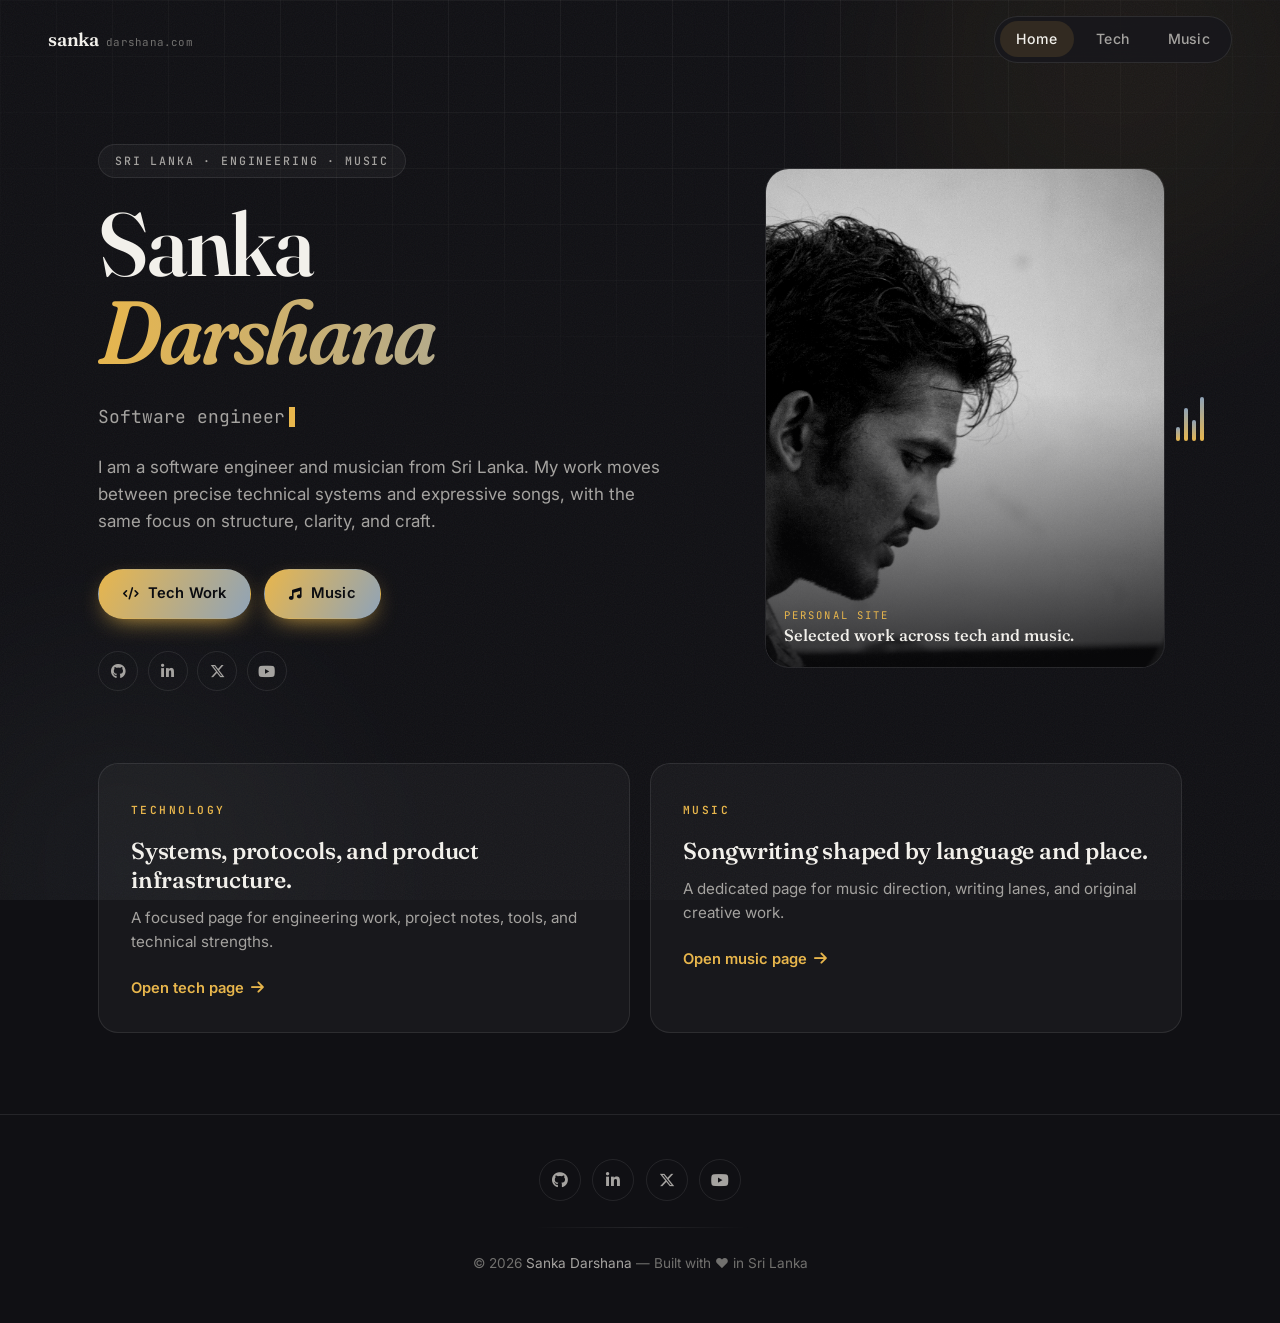
<file: index.html>
<!DOCTYPE html>
<html lang="en">

<head>
    <meta charset="UTF-8" />
    <meta name="viewport" content="width=device-width, initial-scale=1.0" />
    <meta name="description"
        content="Sanka Darshana - software engineer and musician from Sri Lanka, building exact systems and original songs." />
    <meta name="author" content="Sanka Darshana" />

    <meta property="og:title" content="Sanka Darshana" />
    <meta property="og:description"
        content="Software engineer and musician from Sri Lanka. Explore engineering work and original music." />
    <meta property="og:type" content="website" />
    <meta property="og:url" content="https://sankadarshana.com" />

    <link rel="canonical" href="https://sankadarshana.com" />
    <link rel="preconnect" href="https://fonts.googleapis.com" />
    <link rel="preconnect" href="https://fonts.gstatic.com" crossorigin />
    <link
        href="https://fonts.googleapis.com/css2?family=Fraunces:ital,wght@0,400..700;1,400..700&family=Inter:wght@400;500;600&family=JetBrains+Mono:wght@400;600&family=Space+Grotesk:wght@500;600&display=swap"
        rel="stylesheet" />

    <link rel="stylesheet" href="https://cdnjs.cloudflare.com/ajax/libs/font-awesome/6.5.1/css/all.min.css"
        integrity="sha512-DTOQO9RWCH3ppGqcWaEA1BIZOC6xxalwEsw9c2QQeAIftl+Vegovlnee1c9QX4TctnWMn13TZye+giMm8e2LwA=="
        crossorigin="anonymous" referrerpolicy="no-referrer" />

    <link rel="stylesheet" href="css/style.css" />
</head>

<body data-page="home">

    <nav class="nav" role="navigation" aria-label="Main navigation">
        <a href="index.html" class="nav__logo">sanka<span>darshana.com</span></a>

        <ul class="nav__links" role="list">
            <li><a href="index.html" data-page-link="home">Home</a></li>
            <li><a href="tech.html" data-page-link="tech">Tech</a></li>
            <li><a href="music.html" data-page-link="music">Music</a></li>
        </ul>

        <button class="nav__burger" aria-label="Open menu" aria-expanded="false">
            <span></span>
            <span></span>
            <span></span>
        </button>
    </nav>

    <nav class="nav__mobile" aria-label="Mobile navigation">
        <a href="index.html" data-page-link="home">Home</a>
        <a href="tech.html" data-page-link="tech">Tech</a>
        <a href="music.html" data-page-link="music">Music</a>
    </nav>

    <div class="backdrop" aria-hidden="true">
        <div class="backdrop__glow backdrop__glow--a"></div>
        <div class="backdrop__glow backdrop__glow--b"></div>
        <div class="backdrop__grid"></div>
        <div class="backdrop__grain"></div>
    </div>

    <main>
        <section id="home" class="home-hero" aria-label="Home">

            <div class="home-hero__layout">
                <div class="home-hero__copy">
                    <div class="hero__eyebrow fade-in">Sri Lanka &middot; Engineering &middot; Music</div>

                    <h1 class="hero__name fade-in fade-in-delay-1">
                        <span>Sanka</span>
                        <span>Darshana</span>
                    </h1>

                    <p class="hero__roles fade-in fade-in-delay-2">
                        <span class="typed-text"></span><span class="cursor" aria-hidden="true"></span>
                    </p>

                    <p class="hero__bio fade-in fade-in-delay-3">
                        I am a software engineer and musician from Sri Lanka. My work moves between precise
                        technical systems and expressive songs, with the same focus on structure, clarity,
                        and craft.
                    </p>

                    <div class="home-hero__actions fade-in fade-in-delay-4">
                        <a href="tech.html" class="btn btn--dev">
                            <i class="fa-solid fa-code"></i> Tech Work
                        </a>
                        <a href="music.html" class="btn btn--music">
                            <i class="fa-solid fa-music"></i> Music
                        </a>
                    </div>

                    <div class="home-hero__social fade-in fade-in-delay-4" aria-label="Social links">
                        <a href="https://github.com/SankaD" aria-label="GitHub" title="GitHub" target="_blank"
                            rel="noopener"><i class="fa-brands fa-github"></i></a>
                        <a href="https://www.linkedin.com/in/sankadarshana/" aria-label="LinkedIn" title="LinkedIn"
                            target="_blank" rel="noopener"><i class="fa-brands fa-linkedin-in"></i></a>
                        <a href="https://twitter.com/SankaD" aria-label="Twitter/X" title="Twitter/X" target="_blank"
                            rel="noopener"><i class="fa-brands fa-x-twitter"></i></a>
                        <a href="https://www.youtube.com/@sanka-darshana" aria-label="YouTube" title="YouTube"
                            target="_blank" rel="noopener"><i class="fa-brands fa-youtube"></i></a>
                    </div>
                </div>

                <aside class="home-hero__visual fade-in fade-in-delay-2" aria-label="Portrait">
                    <div class="home-portrait">
                        <img src="assets/profile.jpg" alt="Sanka Darshana" />
                        <div class="home-portrait__label">
                            <span>Personal site</span>
                            <strong>Selected work across tech and music.</strong>
                        </div>
                    </div>
                    <div class="home-signal" aria-hidden="true">
                        <span></span>
                        <span></span>
                        <span></span>
                        <span></span>
                    </div>
                </aside>
            </div>
        </section>

        <section class="home-intro" aria-label="Introduction">
            <div class="home-intro__inner">
                <article class="home-intro__card fade-in">
                    <span>Technology</span>
                    <h2>Systems, protocols, and product infrastructure.</h2>
                    <p>
                        A focused page for engineering work, project notes, tools, and technical strengths.
                    </p>
                    <a href="tech.html" class="text-link">Open tech page <i class="fa-solid fa-arrow-right"></i></a>
                </article>

                <article class="home-intro__card home-intro__card--music fade-in fade-in-delay-1">
                    <span>Music</span>
                    <h2>Songwriting shaped by language and place.</h2>
                    <p>
                        A dedicated page for music direction, writing lanes, and original creative work.
                    </p>
                    <a href="music.html" class="text-link">Open music page <i class="fa-solid fa-arrow-right"></i></a>
                </article>
            </div>
        </section>
    </main>

    <footer>
        <div class="footer__social" aria-label="Social links">
            <a href="https://github.com/SankaD" class="github" aria-label="GitHub" title="GitHub" target="_blank"
                rel="noopener"><i class="fa-brands fa-github"></i></a>
            <a href="https://www.linkedin.com/in/sankadarshana/" class="linkedin" aria-label="LinkedIn" title="LinkedIn"
                target="_blank" rel="noopener"><i class="fa-brands fa-linkedin-in"></i></a>
            <a href="https://twitter.com/SankaD" class="twitter" aria-label="Twitter/X" title="Twitter/X"
                target="_blank" rel="noopener"><i class="fa-brands fa-x-twitter"></i></a>
            <a href="https://www.youtube.com/@sanka-darshana" class="youtube" aria-label="YouTube" title="YouTube"
                target="_blank" rel="noopener"><i class="fa-brands fa-youtube"></i></a>
        </div>

        <div class="footer__divider" aria-hidden="true"></div>

        <p class="footer__copy">
            &copy; 2026 <a href="index.html">Sanka Darshana</a> &mdash; Built with &hearts; in Sri Lanka
        </p>
    </footer>

    <script src="js/main.js"></script>
</body>

</html>
</file>
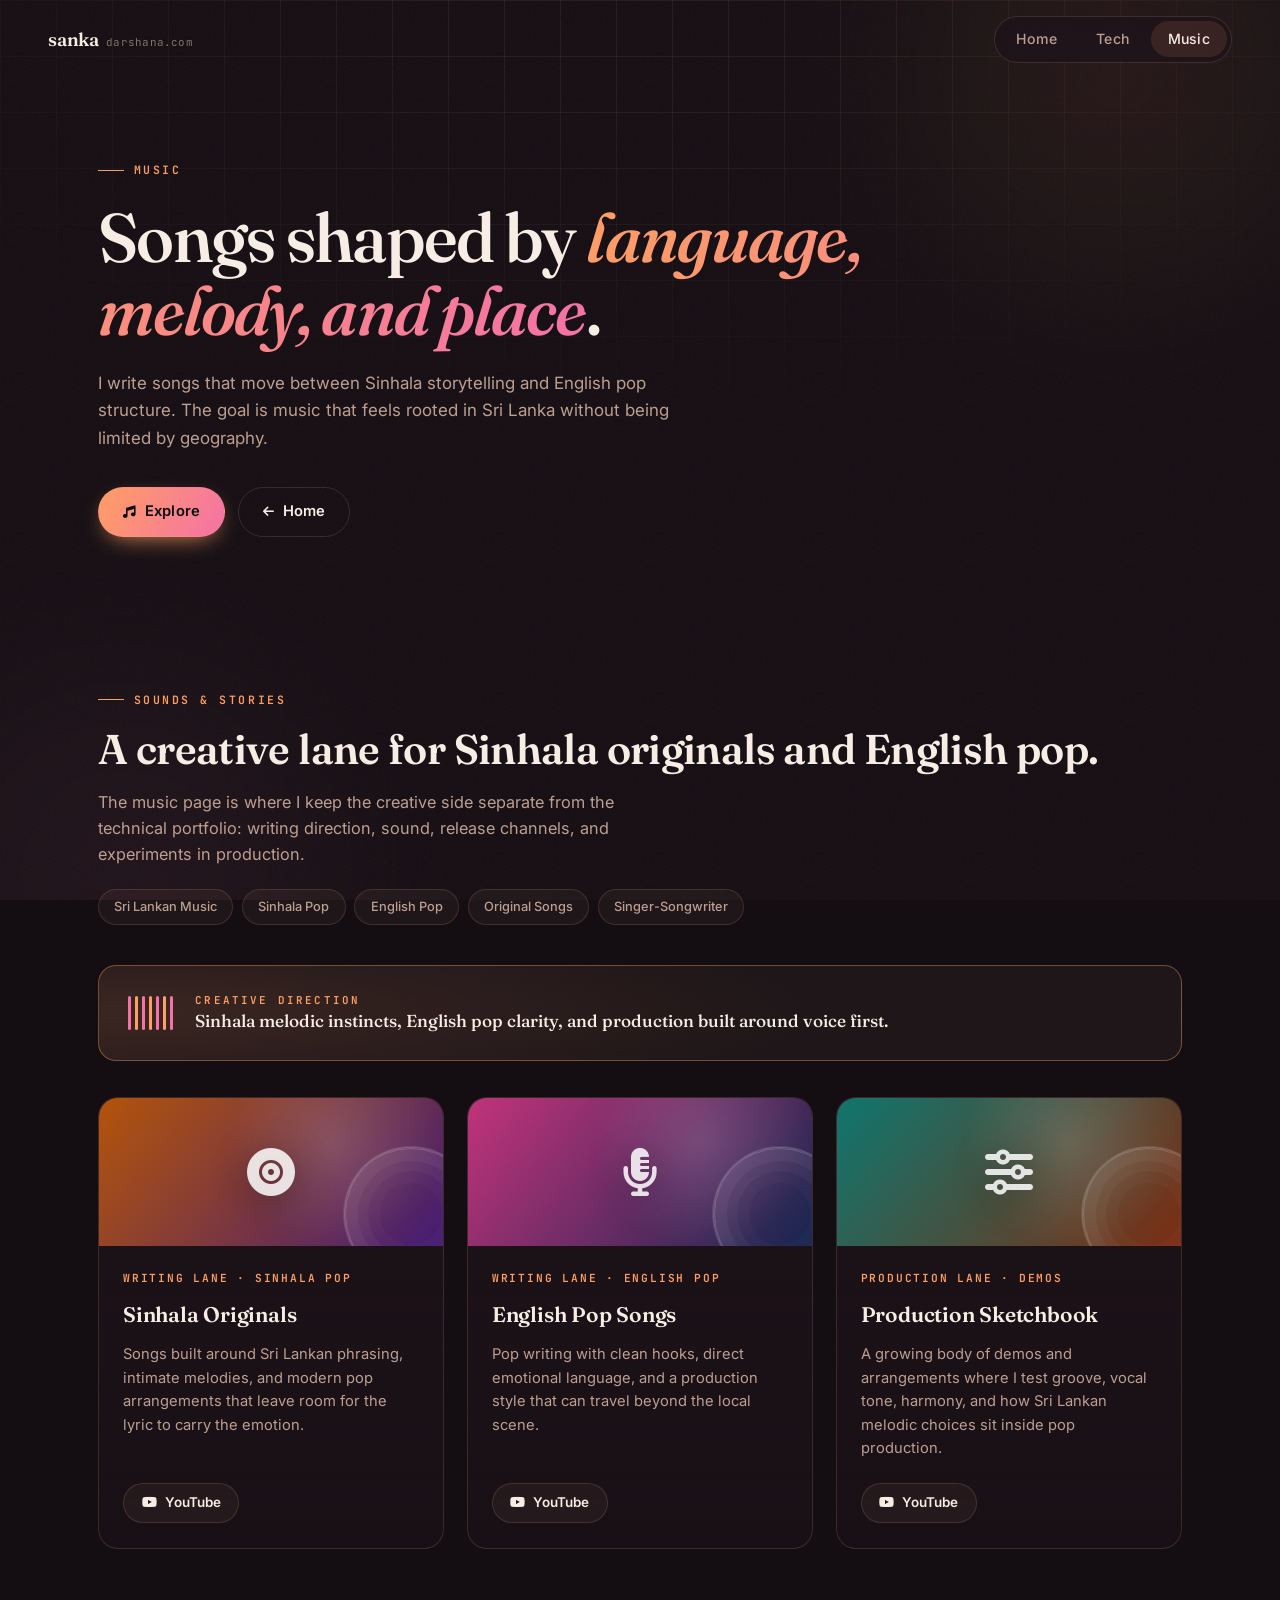
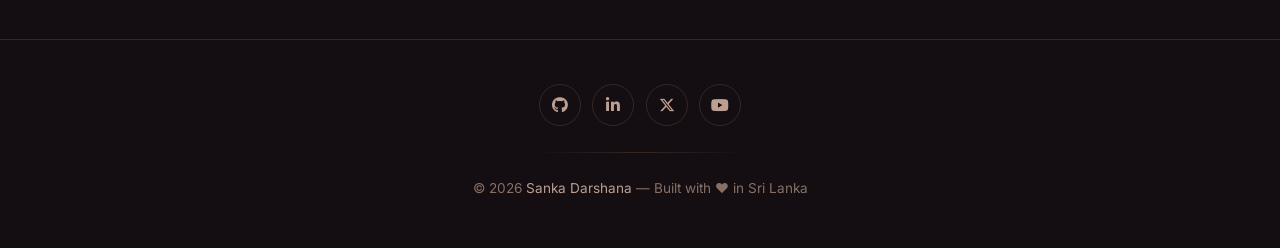
<file: music.html>
<!DOCTYPE html>
<html lang="en">

<head>
    <meta charset="UTF-8" />
    <meta name="viewport" content="width=device-width, initial-scale=1.0" />
    <meta name="description"
        content="Music portfolio of Sanka Darshana: Sinhala originals, English pop songs, songwriting, and production from Sri Lanka." />
    <meta name="author" content="Sanka Darshana" />

    <meta property="og:title" content="Sanka Darshana - Music" />
    <meta property="og:description" content="Original Sinhala and English pop music shaped by Sri Lankan melody and voice-first production." />
    <meta property="og:type" content="website" />
    <meta property="og:url" content="https://sankadarshana.com/music.html" />

    <link rel="canonical" href="https://sankadarshana.com/music.html" />
    <link rel="preconnect" href="https://fonts.googleapis.com" />
    <link rel="preconnect" href="https://fonts.gstatic.com" crossorigin />
    <link
        href="https://fonts.googleapis.com/css2?family=Fraunces:ital,wght@0,400..700;1,400..700&family=Inter:wght@400;500;600&family=JetBrains+Mono:wght@400;600&family=Space+Grotesk:wght@500;600&display=swap"
        rel="stylesheet" />

    <link rel="stylesheet" href="https://cdnjs.cloudflare.com/ajax/libs/font-awesome/6.5.1/css/all.min.css"
        integrity="sha512-DTOQO9RWCH3ppGqcWaEA1BIZOC6xxalwEsw9c2QQeAIftl+Vegovlnee1c9QX4TctnWMn13TZye+giMm8e2LwA=="
        crossorigin="anonymous" referrerpolicy="no-referrer" />

    <link rel="stylesheet" href="css/style.css" />
</head>

<body data-page="music">

    <nav class="nav" role="navigation" aria-label="Main navigation">
        <a href="index.html" class="nav__logo">sanka<span>darshana.com</span></a>

        <ul class="nav__links" role="list">
            <li><a href="index.html" data-page-link="home">Home</a></li>
            <li><a href="tech.html" data-page-link="tech">Tech</a></li>
            <li><a href="music.html" data-page-link="music">Music</a></li>
        </ul>

        <button class="nav__burger" aria-label="Open menu" aria-expanded="false">
            <span></span>
            <span></span>
            <span></span>
        </button>
    </nav>

    <nav class="nav__mobile" aria-label="Mobile navigation">
        <a href="index.html" data-page-link="home">Home</a>
        <a href="tech.html" data-page-link="tech">Tech</a>
        <a href="music.html" data-page-link="music">Music</a>
    </nav>

    <div class="backdrop" aria-hidden="true">
        <div class="backdrop__glow backdrop__glow--a"></div>
        <div class="backdrop__glow backdrop__glow--b"></div>
        <div class="backdrop__grid"></div>
        <div class="backdrop__grain"></div>
    </div>

    <main>
        <section class="page-hero page-hero--music" aria-label="Music overview">
            <div class="page-hero__inner">
                <p class="section-label section-label--music fade-in">music</p>
                <h1 class="page-hero__title fade-in fade-in-delay-1">
                    Songs shaped by <em>language, melody, and place</em>.
                </h1>
                <p class="page-hero__desc fade-in fade-in-delay-2">
                    I write songs that move between Sinhala storytelling and English pop structure. The goal
                    is music that feels rooted in Sri Lanka without being limited by geography.
                </p>
                <div class="page-hero__actions fade-in fade-in-delay-3">
                    <a href="#music-directions" class="btn btn--music"><i class="fa-solid fa-music"></i> Explore</a>
                    <a href="index.html" class="btn btn--outline"><i class="fa-solid fa-arrow-left"></i> Home</a>
                </div>
            </div>
            <div class="music-eq" aria-hidden="true">
                <span style="--i:0; --h:62%"></span>
                <span style="--i:1; --h:88%"></span>
                <span style="--i:2; --h:45%"></span>
                <span style="--i:3; --h:100%"></span>
                <span style="--i:4; --h:70%"></span>
                <span style="--i:5; --h:38%"></span>
                <span style="--i:6; --h:82%"></span>
                <span style="--i:7; --h:55%"></span>
                <span style="--i:8; --h:95%"></span>
                <span style="--i:9; --h:42%"></span>
                <span style="--i:10; --h:76%"></span>
                <span style="--i:11; --h:60%"></span>
                <span style="--i:12; --h:35%"></span>
                <span style="--i:13; --h:90%"></span>
                <span style="--i:14; --h:50%"></span>
                <span style="--i:15; --h:78%"></span>
                <span style="--i:16; --h:65%"></span>
                <span style="--i:17; --h:98%"></span>
                <span style="--i:18; --h:40%"></span>
                <span style="--i:19; --h:72%"></span>
                <span style="--i:20; --h:85%"></span>
                <span style="--i:21; --h:48%"></span>
                <span style="--i:22; --h:68%"></span>
                <span style="--i:23; --h:92%"></span>
            </div>
        </section>

        <section id="musician" aria-label="Musician portfolio">
            <div class="music__header">
                <p class="section-label section-label--music fade-in">sounds &amp; stories</p>
                <h2 class="section-title fade-in fade-in-delay-1">
                    A creative lane for Sinhala originals and English pop.
                </h2>
                <p class="section-desc fade-in fade-in-delay-2">
                    The music page is where I keep the creative side separate from the technical portfolio:
                    writing direction, sound, release channels, and experiments in production.
                </p>
                <div class="music__genre-tags fade-in fade-in-delay-3">
                    <span class="genre-badge">Sri Lankan Music</span>
                    <span class="genre-badge">Sinhala Pop</span>
                    <span class="genre-badge">English Pop</span>
                    <span class="genre-badge">Original Songs</span>
                    <span class="genre-badge">Singer-Songwriter</span>
                </div>
            </div>

            <div id="music-directions" class="music__feature fade-in fade-in-delay-4">
                <div class="music__wave" aria-hidden="true">
                    <span></span>
                    <span></span>
                    <span></span>
                    <span></span>
                    <span></span>
                    <span></span>
                    <span></span>
                </div>
                <div>
                    <span class="music__feature-kicker">Creative direction</span>
                    <strong>Sinhala melodic instincts, English pop clarity, and production built around voice first.</strong>
                </div>
            </div>

            <div class="music__grid" role="list">
                <article class="music-card fade-in" role="listitem">
                    <div class="music-card__cover" aria-hidden="true">
                        <i class="fa-solid fa-record-vinyl"></i>
                    </div>
                    <div class="music-card__body">
                        <span class="music-card__type">Writing lane &middot; Sinhala Pop</span>
                        <h3 class="music-card__title">Sinhala Originals</h3>
                        <p class="music-card__desc">
                            Songs built around Sri Lankan phrasing, intimate melodies, and modern pop
                            arrangements that leave room for the lyric to carry the emotion.
                        </p>
                        <div class="music-card__streams">
                            <a href="https://www.youtube.com/@sanka-darshana" class="stream-btn"
                                aria-label="Watch on YouTube" target="_blank" rel="noopener">
                                <i class="fa-brands fa-youtube"></i> YouTube
                            </a>
                        </div>
                    </div>
                </article>

                <article class="music-card fade-in fade-in-delay-1" role="listitem">
                    <div class="music-card__cover music-card__cover--alt" aria-hidden="true">
                        <i class="fa-solid fa-microphone-lines"></i>
                    </div>
                    <div class="music-card__body">
                        <span class="music-card__type">Writing lane &middot; English Pop</span>
                        <h3 class="music-card__title">English Pop Songs</h3>
                        <p class="music-card__desc">
                            Pop writing with clean hooks, direct emotional language, and a production style
                            that can travel beyond the local scene.
                        </p>
                        <div class="music-card__streams">
                            <a href="https://www.youtube.com/@sanka-darshana" class="stream-btn"
                                aria-label="Watch on YouTube" target="_blank" rel="noopener">
                                <i class="fa-brands fa-youtube"></i> YouTube
                            </a>
                        </div>
                    </div>
                </article>

                <article class="music-card fade-in fade-in-delay-2" role="listitem">
                    <div class="music-card__cover music-card__cover--third" aria-hidden="true">
                        <i class="fa-solid fa-sliders"></i>
                    </div>
                    <div class="music-card__body">
                        <span class="music-card__type">Production lane &middot; Demos</span>
                        <h3 class="music-card__title">Production Sketchbook</h3>
                        <p class="music-card__desc">
                            A growing body of demos and arrangements where I test groove, vocal tone,
                            harmony, and how Sri Lankan melodic choices sit inside pop production.
                        </p>
                        <div class="music-card__streams">
                            <a href="https://www.youtube.com/@sanka-darshana" class="stream-btn"
                                aria-label="Watch on YouTube" target="_blank" rel="noopener">
                                <i class="fa-brands fa-youtube"></i> YouTube
                            </a>
                        </div>
                    </div>
                </article>
            </div>
        </section>
    </main>

    <footer>
        <div class="footer__social" aria-label="Social links">
            <a href="https://github.com/SankaD" class="github" aria-label="GitHub" title="GitHub" target="_blank"
                rel="noopener"><i class="fa-brands fa-github"></i></a>
            <a href="https://www.linkedin.com/in/sankadarshana/" class="linkedin" aria-label="LinkedIn" title="LinkedIn"
                target="_blank" rel="noopener"><i class="fa-brands fa-linkedin-in"></i></a>
            <a href="https://twitter.com/SankaD" class="twitter" aria-label="Twitter/X" title="Twitter/X"
                target="_blank" rel="noopener"><i class="fa-brands fa-x-twitter"></i></a>
            <a href="https://www.youtube.com/@sanka-darshana" class="youtube" aria-label="YouTube" title="YouTube"
                target="_blank" rel="noopener"><i class="fa-brands fa-youtube"></i></a>
        </div>

        <div class="footer__divider" aria-hidden="true"></div>

        <p class="footer__copy">
            &copy; 2026 <a href="index.html">Sanka Darshana</a> &mdash; Built with &hearts; in Sri Lanka
        </p>
    </footer>

    <script src="js/main.js"></script>
</body>

</html>
</file>
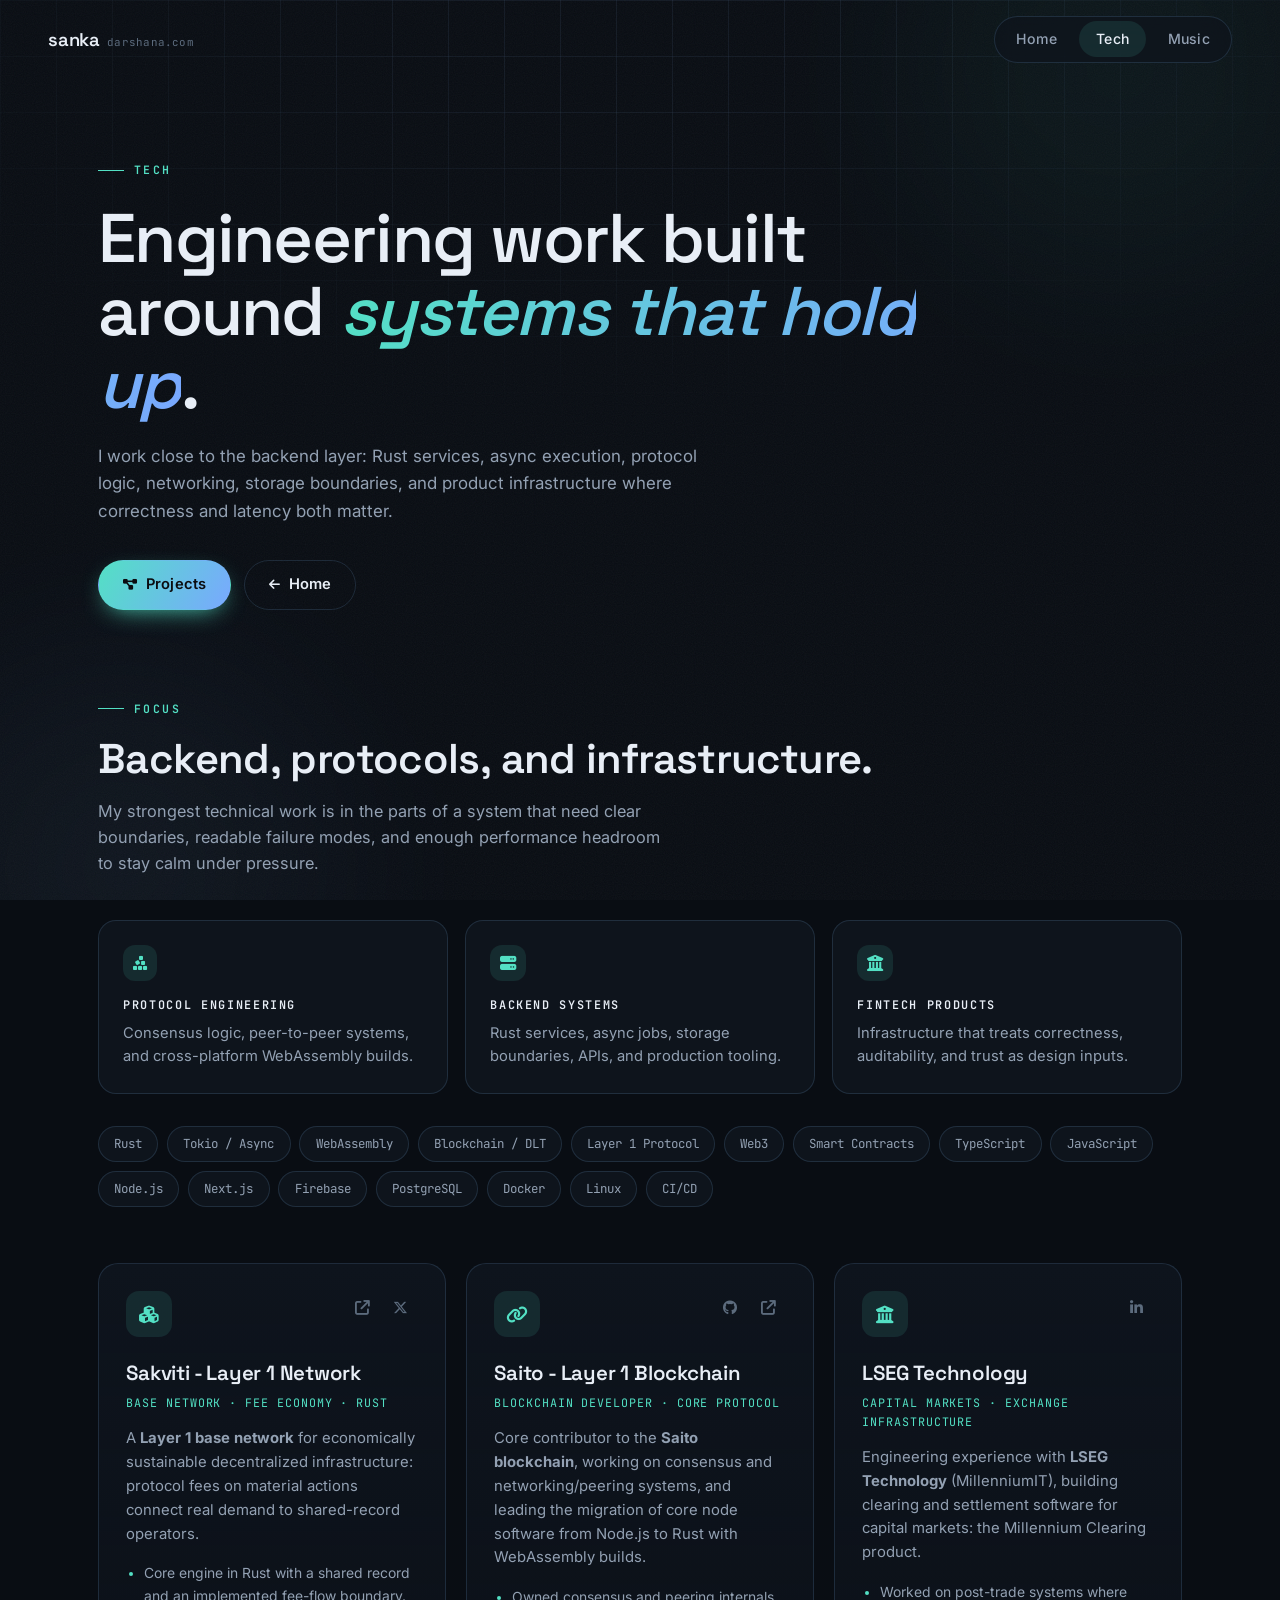
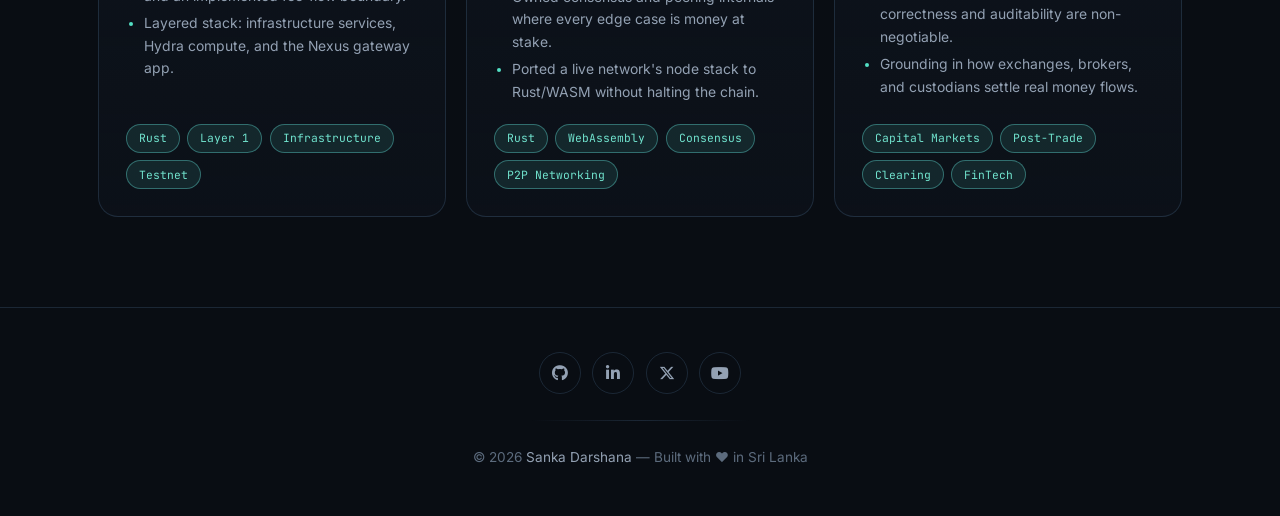
<file: tech.html>
<!DOCTYPE html>
<html lang="en">

<head>
    <meta charset="UTF-8" />
    <meta name="viewport" content="width=device-width, initial-scale=1.0" />
    <meta name="description"
        content="Technical portfolio of Sanka Darshana: Rust systems, blockchain protocols, backend engineering, and FinTech infrastructure." />
    <meta name="author" content="Sanka Darshana" />

    <meta property="og:title" content="Sanka Darshana - Tech" />
    <meta property="og:description" content="Rust systems, blockchain infrastructure, backend engineering, and selected projects." />
    <meta property="og:type" content="website" />
    <meta property="og:url" content="https://sankadarshana.com/tech.html" />

    <link rel="canonical" href="https://sankadarshana.com/tech.html" />
    <link rel="preconnect" href="https://fonts.googleapis.com" />
    <link rel="preconnect" href="https://fonts.gstatic.com" crossorigin />
    <link
        href="https://fonts.googleapis.com/css2?family=Fraunces:ital,wght@0,400..700;1,400..700&family=Inter:wght@400;500;600&family=JetBrains+Mono:wght@400;600&family=Space+Grotesk:wght@500;600&display=swap"
        rel="stylesheet" />

    <link rel="stylesheet" href="https://cdnjs.cloudflare.com/ajax/libs/font-awesome/6.5.1/css/all.min.css"
        integrity="sha512-DTOQO9RWCH3ppGqcWaEA1BIZOC6xxalwEsw9c2QQeAIftl+Vegovlnee1c9QX4TctnWMn13TZye+giMm8e2LwA=="
        crossorigin="anonymous" referrerpolicy="no-referrer" />

    <link rel="stylesheet" href="css/style.css" />
</head>

<body data-page="tech">

    <nav class="nav" role="navigation" aria-label="Main navigation">
        <a href="index.html" class="nav__logo">sanka<span>darshana.com</span></a>

        <ul class="nav__links" role="list">
            <li><a href="index.html" data-page-link="home">Home</a></li>
            <li><a href="tech.html" data-page-link="tech">Tech</a></li>
            <li><a href="music.html" data-page-link="music">Music</a></li>
        </ul>

        <button class="nav__burger" aria-label="Open menu" aria-expanded="false">
            <span></span>
            <span></span>
            <span></span>
        </button>
    </nav>

    <nav class="nav__mobile" aria-label="Mobile navigation">
        <a href="index.html" data-page-link="home">Home</a>
        <a href="tech.html" data-page-link="tech">Tech</a>
        <a href="music.html" data-page-link="music">Music</a>
    </nav>

    <div class="backdrop" aria-hidden="true">
        <div class="backdrop__glow backdrop__glow--a"></div>
        <div class="backdrop__glow backdrop__glow--b"></div>
        <div class="backdrop__grid"></div>
        <div class="backdrop__grain"></div>
    </div>

    <main>
        <section class="page-hero page-hero--tech" aria-label="Tech overview">
            <div class="page-hero__inner">
                <p class="section-label fade-in">tech</p>
                <h1 class="page-hero__title fade-in fade-in-delay-1">
                    Engineering work built around <em>systems that hold up</em>.
                </h1>
                <p class="page-hero__desc fade-in fade-in-delay-2">
                    I work close to the backend layer: Rust services, async execution, protocol logic,
                    networking, storage boundaries, and product infrastructure where correctness and latency
                    both matter.
                </p>
                <div class="page-hero__actions fade-in fade-in-delay-3">
                    <a href="#projects" class="btn btn--dev"><i class="fa-solid fa-diagram-project"></i> Projects</a>
                    <a href="index.html" class="btn btn--outline"><i class="fa-solid fa-arrow-left"></i> Home</a>
                </div>
            </div>
        </section>

        <section id="developer" aria-label="Technical portfolio">
            <div class="dev__header">
                <p class="section-label fade-in">focus</p>
                <h2 class="section-title fade-in fade-in-delay-1">
                    Backend, protocols, and infrastructure.
                </h2>
                <p class="section-desc fade-in fade-in-delay-2">
                    My strongest technical work is in the parts of a system that need clear boundaries,
                    readable failure modes, and enough performance headroom to stay calm under pressure.
                </p>
            </div>

            <div class="dev__focus fade-in fade-in-delay-3" role="list" aria-label="Engineering focus areas">
                <article class="focus-card" role="listitem">
                    <i class="fa-solid fa-cubes-stacked"></i>
                    <span>Protocol engineering</span>
                    <strong>Consensus logic, peer-to-peer systems, and cross-platform WebAssembly builds.</strong>
                </article>
                <article class="focus-card" role="listitem">
                    <i class="fa-solid fa-server"></i>
                    <span>Backend systems</span>
                    <strong>Rust services, async jobs, storage boundaries, APIs, and production tooling.</strong>
                </article>
                <article class="focus-card" role="listitem">
                    <i class="fa-solid fa-building-columns"></i>
                    <span>FinTech products</span>
                    <strong>Infrastructure that treats correctness, auditability, and trust as design inputs.</strong>
                </article>
            </div>

            <div class="skills__grid fade-in" aria-label="Skills">
                <span class="skill-badge">Rust</span>
                <span class="skill-badge">Tokio / Async</span>
                <span class="skill-badge">WebAssembly</span>
                <span class="skill-badge">Blockchain / DLT</span>
                <span class="skill-badge">Layer 1 Protocol</span>
                <span class="skill-badge">Web3</span>
                <span class="skill-badge">Smart Contracts</span>
                <span class="skill-badge">TypeScript</span>
                <span class="skill-badge">JavaScript</span>
                <span class="skill-badge">Node.js</span>
                <span class="skill-badge">Next.js</span>
                <span class="skill-badge">Firebase</span>
                <span class="skill-badge">PostgreSQL</span>
                <span class="skill-badge">Docker</span>
                <span class="skill-badge">Linux</span>
                <span class="skill-badge">CI/CD</span>
            </div>

            <div id="projects" class="projects__grid" role="list">
                <article class="project-card fade-in" role="listitem">
                    <div class="project-card__head">
                        <span class="project-card__icon" aria-hidden="true"><i class="fa-solid fa-cubes"></i></span>
                        <div class="project-card__links">
                            <a href="https://sakviti.com" aria-label="Live site" title="sakviti.com" target="_blank"
                                rel="noopener"><i class="fa-solid fa-arrow-up-right-from-square"></i></a>
                            <a href="https://x.com/sakvitinet" aria-label="Follow on X" title="Follow on X"
                                target="_blank" rel="noopener"><i class="fa-brands fa-x-twitter"></i></a>
                        </div>
                    </div>
                    <h3 class="project-card__title">Sakviti - Layer 1 Network</h3>
                    <p class="project-card__meta">Base network &middot; Fee economy &middot; Rust</p>
                    <p class="project-card__desc">
                        A <strong>Layer 1 base network</strong> for economically sustainable decentralized
                        infrastructure: protocol fees on material actions connect real demand to shared-record operators.
                    </p>
                    <ul class="project-card__details">
                        <li>Core engine in Rust with a shared record and an implemented fee-flow boundary.</li>
                        <li>Layered stack: infrastructure services, Hydra compute, and the Nexus gateway app.</li>
                    </ul>
                    <div class="project-card__tags">
                        <span class="tag tag--dev">Rust</span>
                        <span class="tag tag--dev">Layer 1</span>
                        <span class="tag tag--dev">Infrastructure</span>
                        <span class="tag tag--dev">Testnet</span>
                    </div>
                </article>

                <article class="project-card fade-in fade-in-delay-1" role="listitem">
                    <div class="project-card__head">
                        <span class="project-card__icon" aria-hidden="true"><i class="fa-solid fa-link"></i></span>
                        <div class="project-card__links">
                            <a href="https://github.com/SaitoTech/saito-rust-workspace" aria-label="GitHub repository"
                                title="View on GitHub" target="_blank" rel="noopener"><i
                                    class="fa-brands fa-github"></i></a>
                            <a href="https://saitotech.github.io/saito-rust-workspace/" aria-label="API Docs"
                                title="API Docs" target="_blank" rel="noopener"><i
                                    class="fa-solid fa-arrow-up-right-from-square"></i></a>
                        </div>
                    </div>
                    <h3 class="project-card__title">Saito - Layer 1 Blockchain</h3>
                    <p class="project-card__meta">Blockchain Developer &middot; Core protocol</p>
                    <p class="project-card__desc">
                        Core contributor to the <strong>Saito blockchain</strong>, working on consensus and
                        networking/peering systems, and leading the migration of core node software from
                        Node.js to Rust with WebAssembly builds.
                    </p>
                    <ul class="project-card__details">
                        <li>Owned consensus and peering internals where every edge case is money at stake.</li>
                        <li>Ported a live network's node stack to Rust/WASM without halting the chain.</li>
                    </ul>
                    <div class="project-card__tags">
                        <span class="tag tag--dev">Rust</span>
                        <span class="tag tag--dev">WebAssembly</span>
                        <span class="tag tag--dev">Consensus</span>
                        <span class="tag tag--dev">P2P Networking</span>
                    </div>
                </article>

                <article class="project-card fade-in fade-in-delay-2" role="listitem">
                    <div class="project-card__head">
                        <span class="project-card__icon" aria-hidden="true"><i
                                class="fa-solid fa-building-columns"></i></span>
                        <div class="project-card__links">
                            <a href="https://www.linkedin.com/in/sankadarshana/" aria-label="LinkedIn profile"
                                title="View on LinkedIn" target="_blank" rel="noopener"><i
                                    class="fa-brands fa-linkedin-in"></i></a>
                        </div>
                    </div>
                    <h3 class="project-card__title">LSEG Technology</h3>
                    <p class="project-card__meta">Capital markets &middot; Exchange infrastructure</p>
                    <p class="project-card__desc">
                        Engineering experience with <strong>LSEG Technology</strong> (MillenniumIT), building
                        clearing and settlement software for capital markets: the Millennium Clearing product.
                    </p>
                    <ul class="project-card__details">
                        <li>Worked on post-trade systems where correctness and auditability are non-negotiable.</li>
                        <li>Grounding in how exchanges, brokers, and custodians settle real money flows.</li>
                    </ul>
                    <div class="project-card__tags">
                        <span class="tag tag--dev">Capital Markets</span>
                        <span class="tag tag--dev">Post-Trade</span>
                        <span class="tag tag--dev">Clearing</span>
                        <span class="tag tag--dev">FinTech</span>
                    </div>
                </article>
            </div>

        </section>
    </main>

    <footer>
        <div class="footer__social" aria-label="Social links">
            <a href="https://github.com/SankaD" class="github" aria-label="GitHub" title="GitHub" target="_blank"
                rel="noopener"><i class="fa-brands fa-github"></i></a>
            <a href="https://www.linkedin.com/in/sankadarshana/" class="linkedin" aria-label="LinkedIn" title="LinkedIn"
                target="_blank" rel="noopener"><i class="fa-brands fa-linkedin-in"></i></a>
            <a href="https://twitter.com/SankaD" class="twitter" aria-label="Twitter/X" title="Twitter/X"
                target="_blank" rel="noopener"><i class="fa-brands fa-x-twitter"></i></a>
            <a href="https://www.youtube.com/@sanka-darshana" class="youtube" aria-label="YouTube" title="YouTube"
                target="_blank" rel="noopener"><i class="fa-brands fa-youtube"></i></a>
        </div>

        <div class="footer__divider" aria-hidden="true"></div>

        <p class="footer__copy">
            &copy; 2026 <a href="index.html">Sanka Darshana</a> &mdash; Built with &hearts; in Sri Lanka
        </p>
    </footer>

    <script src="js/main.js"></script>
</body>

</html>
</file>
<file: css/style.css>
/* ============================================================
   sankadarshana.com — one sheet, three moods.
   Theme scope: body[data-page="home"|"tech"|"music"].
   Shared layout + components inherit per-page custom props.
   ============================================================ */

/* ---------- Reset & tokens ---------- */

*,
*::before,
*::after {
  box-sizing: border-box;
  margin: 0;
  padding: 0;
}

html {
  scroll-behavior: smooth;
  -webkit-text-size-adjust: 100%;
}

body {
  min-height: 100dvh;
  font-family: var(--font-body);
  font-size: 1rem;
  line-height: 1.6;
  color: var(--ink);
  background-color: var(--bg);
  -webkit-font-smoothing: antialiased;
  text-rendering: optimizeLegibility;
}

img {
  max-width: 100%;
  display: block;
}

a {
  color: inherit;
  text-decoration: none;
}

ul[role="list"],
ol[role="list"] {
  list-style: none;
}

button {
  font: inherit;
  color: inherit;
  background: none;
  border: 0;
  cursor: pointer;
}

::selection {
  background: var(--accent);
  color: #0b0c10;
}

:focus-visible {
  outline: 2px solid var(--accent);
  outline-offset: 3px;
  border-radius: 4px;
}

@media (prefers-reduced-motion: reduce) {
  html {
    scroll-behavior: auto;
  }

  *,
  *::before,
  *::after {
    animation-duration: 0.01ms !important;
    animation-iteration-count: 1 !important;
    transition-duration: 0.01ms !important;
  }
}

/* ---------- Page themes ---------- */
/* Home: warm neutral studio · Tech: cool machine room · Music: analog dusk */

body[data-page="home"] {
  --bg: #101014;
  --bg-raised: #17171d;
  --panel: rgba(255, 255, 255, 0.035);
  --line: rgba(255, 255, 255, 0.09);
  --ink: #f2f0eb;
  --muted: #a5a3a0;
  --faint: #71706e;

  --accent: #e8b64c;
  --accent-2: #8fa3b8;
  --accent-soft: rgba(232, 182, 76, 0.12);
  --glow-a: rgba(232, 182, 76, 0.09);
  --glow-b: rgba(143, 163, 184, 0.07);

  --font-display: "Fraunces", "Iowan Old Style", Georgia, serif;
  --font-body: "Inter", system-ui, sans-serif;
  --font-mono: "JetBrains Mono", ui-monospace, "SF Mono", monospace;
}

body[data-page="tech"] {
  --bg: #090d13;
  --bg-raised: #0e141d;
  --panel: rgba(148, 197, 255, 0.04);
  --line: rgba(126, 178, 236, 0.16);
  --ink: #e8eef6;
  --muted: #93a1b3;
  --faint: #5c6b7d;

  --accent: #53e0c4;
  --accent-2: #79a8ff;
  --accent-soft: rgba(83, 224, 196, 0.11);
  --glow-a: rgba(83, 224, 196, 0.07);
  --glow-b: rgba(121, 168, 255, 0.08);

  --font-display: "Space Grotesk", "Inter", system-ui, sans-serif;
  --font-body: "Inter", system-ui, sans-serif;
  --font-mono: "JetBrains Mono", ui-monospace, "SF Mono", monospace;
}

body[data-page="music"] {
  --bg: #140d12;
  --bg-raised: #1d1319;
  --panel: rgba(255, 190, 150, 0.05);
  --line: rgba(240, 176, 128, 0.16);
  --ink: #f7ede4;
  --muted: #bd9f92;
  --faint: #867066;

  --accent: #ff9e64;
  --accent-2: #f472a6;
  --accent-soft: rgba(255, 158, 100, 0.12);
  --glow-a: rgba(255, 158, 100, 0.1);
  --glow-b: rgba(244, 114, 166, 0.08);

  --font-display: "Fraunces", "Iowan Old Style", Georgia, serif;
  --font-body: "Inter", system-ui, sans-serif;
  --font-mono: "JetBrains Mono", ui-monospace, "SF Mono", monospace;
}

/* ---------- Ambient backdrop ---------- */

.backdrop {
  position: fixed;
  inset: 0;
  z-index: -2;
  overflow: hidden;
  pointer-events: none;
}

.backdrop__glow {
  position: absolute;
  width: 55vmax;
  height: 55vmax;
  border-radius: 50%;
  filter: blur(70px);
  opacity: 0.9;
}

.backdrop__glow--a {
  top: -22vmax;
  right: -15vmax;
  background: radial-gradient(circle at center, var(--glow-a), transparent 65%);
}

.backdrop__glow--b {
  bottom: -25vmax;
  left: -18vmax;
  background: radial-gradient(circle at center, var(--glow-b), transparent 65%);
}

.backdrop__grid {
  position: absolute;
  inset: 0;
  opacity: 0.5;
  background-image:
    linear-gradient(var(--line) 1px, transparent 1px),
    linear-gradient(90deg, var(--line) 1px, transparent 1px);
  background-size: 56px 56px;
  mask-image: radial-gradient(ellipse 85% 60% at 50% 0%, black 20%, transparent 78%);
  -webkit-mask-image: radial-gradient(ellipse 85% 60% at 50% 0%, black 20%, transparent 78%);
}

/* Film grain — subtle, animated on music only */
.backdrop__grain {
  position: absolute;
  inset: -50%;
  opacity: 0.05;
  background-image: url("data:image/svg+xml,%3Csvg xmlns='http://www.w3.org/2000/svg' width='160' height='160'%3E%3Cfilter id='n'%3E%3CfeTurbulence type='fractalNoise' baseFrequency='0.9' numOctaves='2'/%3E%3C/filter%3E%3Crect width='100%25' height='100%25' filter='url(%23n)'/%3E%3C/svg%3E");
}

body[data-page="music"] .backdrop__grain {
  animation: grain-shift 9s steps(10) infinite;
}

@keyframes grain-shift {
  to {
    transform: translate(6%, -4%);
  }
}

/* ---------- Navigation ---------- */

.nav {
  position: fixed;
  top: 0;
  left: 0;
  right: 0;
  z-index: 100;
  display: flex;
  align-items: center;
  justify-content: space-between;
  gap: 1rem;
  padding: 1rem clamp(1.25rem, 5vw, 3rem);
  border-bottom: 1px solid transparent;
  transition: background-color 0.35s ease, border-color 0.35s ease, backdrop-filter 0.35s ease;
}

.nav.scrolled {
  background: color-mix(in srgb, var(--bg) 82%, transparent);
  -webkit-backdrop-filter: blur(14px);
  backdrop-filter: blur(14px);
  border-bottom-color: var(--line);
}

.nav__logo {
  display: inline-flex;
  align-items: baseline;
  gap: 0.1rem;
  font-family: var(--font-display);
  font-weight: 600;
  font-size: 1.15rem;
  letter-spacing: -0.01em;
  z-index: 102;
}

.nav__logo span {
  font-family: var(--font-mono);
  font-size: 0.68rem;
  font-weight: 400;
  letter-spacing: 0.02em;
  color: var(--faint);
  margin-left: 0.35rem;
  transition: color 0.3s ease;
}

.nav__logo:hover span {
  color: var(--accent);
}

.nav__links {
  display: flex;
  align-items: center;
  gap: 0.35rem;
  padding: 0.28rem;
  list-style: none;
  border: 1px solid var(--line);
  border-radius: 999px;
  background: color-mix(in srgb, var(--bg-raised) 72%, transparent);
  -webkit-backdrop-filter: blur(10px);
  backdrop-filter: blur(10px);
}

.nav__links a {
  display: inline-block;
  padding: 0.42rem 1.05rem;
  border-radius: 999px;
  font-size: 0.88rem;
  font-weight: 500;
  letter-spacing: 0.01em;
  color: var(--muted);
  transition: color 0.25s ease, background-color 0.25s ease;
}

.nav__links a:hover {
  color: var(--ink);
}

.nav__links a.active {
  color: var(--ink);
  background: var(--accent-soft);
}

/* Burger */
.nav__burger {
  display: none;
  flex-direction: column;
  justify-content: center;
  gap: 5px;
  width: 42px;
  height: 42px;
  padding: 10px;
  border: 1px solid var(--line);
  border-radius: 10px;
  background: color-mix(in srgb, var(--bg-raised) 72%, transparent);
  z-index: 102;
}

.nav__burger span {
  display: block;
  height: 2px;
  border-radius: 2px;
  background: var(--ink);
  transition: transform 0.3s ease, opacity 0.3s ease;
}

.nav__burger.open span:nth-child(1) {
  transform: translateY(7px) rotate(45deg);
}

.nav__burger.open span:nth-child(2) {
  opacity: 0;
}

.nav__burger.open span:nth-child(3) {
  transform: translateY(-7px) rotate(-45deg);
}

/* Mobile drawer */
.nav__mobile {
  position: fixed;
  top: 0;
  left: 0;
  right: 0;
  z-index: 99;
  display: none;
  flex-direction: column;
  gap: 0.25rem;
  padding: 4.75rem clamp(1.25rem, 5vw, 3rem) 1.5rem;
  background: color-mix(in srgb, var(--bg) 96%, transparent);
  -webkit-backdrop-filter: blur(18px);
  backdrop-filter: blur(18px);
  border-bottom: 1px solid var(--line);
  transform: translateY(-110%);
  transition: transform 0.35s cubic-bezier(0.32, 0.72, 0, 1);
}

.nav__mobile.open {
  transform: translateY(0);
}

.nav__mobile a {
  padding: 0.85rem 0.5rem;
  font-family: var(--font-display);
  font-size: 1.35rem;
  border-bottom: 1px solid var(--line);
  color: var(--muted);
}

.nav__mobile a:last-child {
  border-bottom: 0;
}

.nav__mobile a.active {
  color: var(--accent);
}

/* ---------- Layout primitives ---------- */

main {
  display: block;
}

.section-label {
  display: inline-flex;
  align-items: center;
  gap: 0.6rem;
  font-family: var(--font-mono);
  font-size: 0.72rem;
  font-weight: 600;
  letter-spacing: 0.22em;
  text-transform: uppercase;
  color: var(--accent);
}

.section-label::before {
  content: "";
  width: 26px;
  height: 1px;
  background: var(--accent);
}

.section-title {
  font-family: var(--font-display);
  font-size: clamp(1.7rem, 3.4vw, 2.6rem);
  font-weight: 600;
  line-height: 1.18;
  letter-spacing: -0.015em;
}

.section-desc {
  max-width: 58ch;
  color: var(--muted);
  font-size: 1.02rem;
}

/* ---------- Buttons ---------- */

.btn {
  display: inline-flex;
  align-items: center;
  gap: 0.55rem;
  padding: 0.78rem 1.5rem;
  border-radius: 999px;
  font-size: 0.92rem;
  font-weight: 600;
  letter-spacing: 0.01em;
  border: 1px solid transparent;
  transition: transform 0.25s ease, box-shadow 0.25s ease, background-color 0.25s ease,
    border-color 0.25s ease, color 0.25s ease;
}

.btn i {
  font-size: 0.85em;
}

.btn:hover {
  transform: translateY(-2px);
}

.btn:active {
  transform: translateY(0);
}

.btn--dev,
.btn--music {
  color: #0b0c10;
}

body[data-page="tech"] .btn--dev,
body[data-page="home"] .btn--dev {
  background: linear-gradient(120deg, var(--accent), var(--accent-2));
  box-shadow: 0 8px 24px -10px var(--accent);
}

body[data-page="tech"] .btn--dev:hover,
body[data-page="home"] .btn--dev:hover {
  box-shadow: 0 12px 30px -10px var(--accent);
}

.btn--music {
  background: linear-gradient(120deg, var(--accent), var(--accent-2));
  box-shadow: 0 8px 24px -10px var(--accent);
}

.btn--music:hover {
  box-shadow: 0 12px 30px -10px var(--accent);
}

.btn--outline {
  border-color: var(--line);
  color: var(--ink);
  background: transparent;
}

.btn--outline:hover {
  border-color: var(--accent);
  color: var(--accent);
}

.text-link {
  display: inline-flex;
  align-items: center;
  gap: 0.45rem;
  font-size: 0.92rem;
  font-weight: 600;
  color: var(--accent);
}

.text-link i {
  transition: transform 0.25s ease;
}

.text-link:hover i {
  transform: translateX(4px);
}

/* ---------- Reveal animations ---------- */

.fade-in {
  opacity: 0;
  transform: translateY(22px);
  transition: opacity 0.7s ease, transform 0.7s cubic-bezier(0.22, 0.61, 0.36, 1);
}

.fade-in.visible {
  opacity: 1;
  transform: none;
}

.fade-in-delay-1 { transition-delay: 0.09s; }
.fade-in-delay-2 { transition-delay: 0.18s; }
.fade-in-delay-3 { transition-delay: 0.27s; }
.fade-in-delay-4 { transition-delay: 0.36s; }

/* ============================================================
   HOME
   ============================================================ */

.home-hero {
  position: relative;
  max-width: 1180px;
  margin: 0 auto;
  padding: clamp(7.5rem, 16vh, 10.5rem) clamp(1.25rem, 5vw, 3rem) clamp(3.5rem, 8vh, 6rem);
}

.home-hero__layout {
  display: grid;
  grid-template-columns: minmax(0, 1.15fr) minmax(0, 0.85fr);
  align-items: center;
  gap: clamp(2rem, 5vw, 5rem);
}

.hero__eyebrow {
  display: inline-flex;
  padding: 0.42rem 1rem;
  border: 1px solid var(--line);
  border-radius: 999px;
  background: var(--panel);
  font-family: var(--font-mono);
  font-size: 0.72rem;
  font-weight: 500;
  letter-spacing: 0.16em;
  text-transform: uppercase;
  color: var(--muted);
}

.hero__name {
  margin-top: 1.4rem;
  font-family: var(--font-display);
  font-size: clamp(3.2rem, 8vw, 5.6rem);
  font-weight: 560;
  line-height: 0.98;
  letter-spacing: -0.025em;
}

.hero__name span {
  display: block;
}

.hero__name span:nth-child(2) {
  font-style: italic;
  font-variation-settings: "SOFT" 80, "WONK" 1;
  background: linear-gradient(100deg, var(--accent), var(--accent-2));
  -webkit-background-clip: text;
  background-clip: text;
  color: transparent;
}

.hero__roles {
  display: flex;
  align-items: center;
  gap: 0.1em;
  min-height: 1.9em;
  margin-top: 1.5rem;
  font-family: var(--font-mono);
  font-size: clamp(0.95rem, 1.6vw, 1.12rem);
  color: var(--muted);
}

.cursor {
  display: inline-block;
  width: 0.55ch;
  height: 1.15em;
  margin-left: 2px;
  background: var(--accent);
  animation: caret-blink 1.05s steps(1) infinite;
}

@keyframes caret-blink {
  50% {
    opacity: 0;
  }
}

.hero__bio {
  max-width: 52ch;
  margin-top: 1.25rem;
  font-size: 1.06rem;
  color: var(--muted);
}

.home-hero__actions {
  display: flex;
  flex-wrap: wrap;
  gap: 0.8rem;
  margin-top: 2.1rem;
}

.home-hero__social {
  display: flex;
  gap: 0.6rem;
  margin-top: 2rem;
}

.home-hero__social a {
  display: inline-grid;
  place-items: center;
  width: 40px;
  height: 40px;
  border: 1px solid var(--line);
  border-radius: 999px;
  color: var(--muted);
  font-size: 0.95rem;
  transition: color 0.25s ease, border-color 0.25s ease, transform 0.25s ease;
}

.home-hero__social a:hover {
  color: var(--accent);
  border-color: var(--accent);
  transform: translateY(-2px);
}

/* Portrait */
.home-hero__visual {
  position: relative;
}

.home-portrait {
  position: relative;
  aspect-ratio: 4 / 5;
  max-width: 400px;
  margin-inline: auto;
  border-radius: 24px;
  overflow: hidden;
  border: 1px solid var(--line);
}

.home-portrait img {
  width: 100%;
  height: 100%;
  object-fit: cover;
  filter: saturate(0.92) contrast(1.03);
}

.home-portrait::after {
  content: "";
  position: absolute;
  inset: 0;
  background: linear-gradient(to top, rgba(10, 10, 12, 0.82), transparent 55%);
}

.home-portrait__label {
  position: absolute;
  left: 1.1rem;
  right: 1.1rem;
  bottom: 1.1rem;
  z-index: 1;
}

.home-portrait__label span {
  display: block;
  font-family: var(--font-mono);
  font-size: 0.66rem;
  letter-spacing: 0.2em;
  text-transform: uppercase;
  color: var(--accent);
}

.home-portrait__label strong {
  font-family: var(--font-display);
  font-size: 1.02rem;
  font-weight: 500;
  line-height: 1.35;
  color: var(--ink);
}

/* Signal bars beside portrait */
.home-signal {
  position: absolute;
  top: 50%;
  right: -1.4rem;
  display: flex;
  align-items: flex-end;
  gap: 4px;
  height: 46px;
  transform: translateY(-50%);
}

.home-signal span {
  width: 4px;
  border-radius: 2px;
  background: linear-gradient(to top, var(--accent), var(--accent-2));
  animation: signal-pulse 1.6s ease-in-out infinite;
}

.home-signal span:nth-child(1) { height: 30%; animation-delay: 0s; }
.home-signal span:nth-child(2) { height: 70%; animation-delay: 0.2s; }
.home-signal span:nth-child(3) { height: 45%; animation-delay: 0.4s; }
.home-signal span:nth-child(4) { height: 95%; animation-delay: 0.6s; }

@keyframes signal-pulse {
  0%, 100% { transform: scaleY(0.55); }
  50%      { transform: scaleY(1); }
}

/* Home intro cards */
.home-intro {
  max-width: 1180px;
  margin: 0 auto;
  padding: 0 clamp(1.25rem, 5vw, 3rem) clamp(4rem, 9vh, 6.5rem);
}

.home-intro__inner {
  display: grid;
  grid-template-columns: repeat(2, minmax(0, 1fr));
  gap: 1.25rem;
}

.home-intro__card {
  position: relative;
  padding: 2rem;
  border: 1px solid var(--line);
  border-radius: 20px;
  background: var(--panel);
  overflow: hidden;
  transition: border-color 0.3s ease, transform 0.3s ease;
}

.home-intro__card::before {
  content: "";
  position: absolute;
  inset: 0 0 auto;
  height: 2px;
  background: linear-gradient(90deg, var(--accent), var(--accent-2));
  opacity: 0;
  transition: opacity 0.3s ease;
}

.home-intro__card:hover {
  border-color: color-mix(in srgb, var(--accent) 55%, var(--line));
  transform: translateY(-3px);
}

.home-intro__card:hover::before {
  opacity: 1;
}

.home-intro__card span {
  font-family: var(--font-mono);
  font-size: 0.7rem;
  font-weight: 600;
  letter-spacing: 0.22em;
  text-transform: uppercase;
  color: var(--accent);
}

.home-intro__card h2 {
  margin: 0.9rem 0 0.7rem;
  font-family: var(--font-display);
  font-size: 1.45rem;
  font-weight: 550;
  line-height: 1.25;
  letter-spacing: -0.01em;
}

.home-intro__card p {
  color: var(--muted);
  font-size: 0.95rem;
}

.home-intro__card .text-link {
  margin-top: 1.4rem;
}

/* ============================================================
   SUBPAGE HEROES (tech / music)
   ============================================================ */

.page-hero {
  position: relative;
  overflow: hidden;
}

.page-hero__inner {
  max-width: 1180px;
  margin: 0 auto;
  padding: clamp(8rem, 17vh, 11.5rem) clamp(1.25rem, 5vw, 3rem) clamp(4rem, 9vh, 6.5rem);
}

.page-hero__title {
  max-width: 21ch;
  margin-top: 1.4rem;
  font-family: var(--font-display);
  font-size: clamp(2.5rem, 6vw, 4.3rem);
  font-weight: 550;
  line-height: 1.06;
  letter-spacing: -0.025em;
}

.page-hero__title em {
  font-style: italic;
  background: linear-gradient(100deg, var(--accent), var(--accent-2));
  -webkit-background-clip: text;
  background-clip: text;
  color: transparent;
}

.page-hero__desc {
  max-width: 56ch;
  margin-top: 1.4rem;
  font-size: 1.06rem;
  color: var(--muted);
}

.page-hero__actions {
  display: flex;
  flex-wrap: wrap;
  gap: 0.8rem;
  margin-top: 2.2rem;
}

/* Music hero: equalizer strip along the bottom */
.music-eq {
  display: flex;
  align-items: flex-end;
  gap: 6px;
  height: 64px;
  max-width: 1180px;
  margin: 0 auto;
  padding: 0 clamp(1.25rem, 5vw, 3rem);
}

.music-eq span {
  flex: 1 1 0;
  max-width: 10px;
  border-radius: 3px 3px 0 0;
  background: linear-gradient(to top, var(--accent-soft), var(--accent));
  opacity: 0.55;
  animation: eq-dance 2.4s ease-in-out infinite;
  animation-delay: calc(var(--i) * -0.13s);
}

@keyframes eq-dance {
  0%, 100% { height: 18%; }
  30%      { height: var(--h); }
  60%      { height: calc(var(--h) * 0.45); }
}

/* ============================================================
   TECH PAGE
   ============================================================ */

#developer {
  max-width: 1180px;
  margin: 0 auto;
  padding: 0 clamp(1.25rem, 5vw, 3rem) clamp(4.5rem, 10vh, 7rem);
}

.dev__header {
  margin-bottom: 2.75rem;
}

.dev__header .section-title {
  margin-top: 1rem;
}

.dev__header .section-desc {
  margin-top: 0.9rem;
}

.dev__focus {
  display: grid;
  grid-template-columns: repeat(3, minmax(0, 1fr));
  gap: 1.1rem;
  margin-bottom: 2rem;
}

.focus-card {
  display: grid;
  gap: 0.45rem;
  padding: 1.5rem 1.5rem 1.6rem;
  border: 1px solid var(--line);
  border-radius: 18px;
  background: var(--panel);
  transition: border-color 0.3s ease, transform 0.3s ease, background-color 0.3s ease;
}

.focus-card i {
  width: fit-content;
  padding: 0.62rem;
  border-radius: 12px;
  background: var(--accent-soft);
  color: var(--accent);
  font-size: 1.02rem;
}

.focus-card span {
  margin-top: 0.5rem;
  font-family: var(--font-mono);
  font-size: 0.74rem;
  font-weight: 600;
  letter-spacing: 0.14em;
  text-transform: uppercase;
  color: var(--ink);
}

.focus-card strong {
  font-size: 0.92rem;
  font-weight: 400;
  line-height: 1.55;
  color: var(--muted);
}

.focus-card:hover {
  border-color: color-mix(in srgb, var(--accent) 50%, var(--line));
  transform: translateY(-3px);
}

.skills__grid {
  display: flex;
  flex-wrap: wrap;
  gap: 0.55rem;
  margin-bottom: 3.5rem;
}

.skill-badge {
  padding: 0.44rem 0.95rem;
  border: 1px solid var(--line);
  border-radius: 999px;
  background: var(--panel);
  font-family: var(--font-mono);
  font-size: 0.78rem;
  color: var(--muted);
  transition: color 0.25s ease, border-color 0.25s ease;
}

.skill-badge:hover {
  color: var(--accent);
  border-color: color-mix(in srgb, var(--accent) 50%, var(--line));
}

.projects__grid {
  display: grid;
  grid-template-columns: repeat(auto-fit, minmax(min(100%, 320px), 1fr));
  gap: 1.25rem;
}

.project-card {
  position: relative;
  display: flex;
  flex-direction: column;
  padding: 1.7rem;
  border: 1px solid var(--line);
  border-radius: 20px;
  background: linear-gradient(180deg, var(--bg-raised), color-mix(in srgb, var(--bg-raised) 55%, transparent));
  overflow: hidden;
  transition: border-color 0.3s ease, transform 0.3s ease, box-shadow 0.3s ease;
}

.project-card::before {
  content: "";
  position: absolute;
  inset: 0 0 auto;
  height: 2px;
  background: linear-gradient(90deg, var(--accent), var(--accent-2));
  opacity: 0;
  transition: opacity 0.3s ease;
}

.project-card:hover {
  border-color: color-mix(in srgb, var(--accent) 50%, var(--line));
  transform: translateY(-4px);
  box-shadow: 0 22px 44px -24px rgba(0, 0, 0, 0.55);
}

.project-card:hover::before {
  opacity: 1;
}

.project-card__head {
  display: flex;
  align-items: flex-start;
  justify-content: space-between;
  gap: 0.75rem;
}

.project-card__icon {
  display: inline-grid;
  place-items: center;
  width: 46px;
  height: 46px;
  border-radius: 13px;
  background: var(--accent-soft);
  color: var(--accent);
  font-size: 1.1rem;
}

.project-card__links {
  display: flex;
  gap: 0.3rem;
}

.project-card__links a {
  display: inline-grid;
  place-items: center;
  width: 34px;
  height: 34px;
  border-radius: 9px;
  color: var(--faint);
  font-size: 0.92rem;
  transition: color 0.25s ease, background-color 0.25s ease;
}

.project-card__links a:hover {
  color: var(--ink);
  background: var(--panel);
}

.project-card__title {
  margin-top: 1.2rem;
  font-family: var(--font-display);
  font-size: 1.28rem;
  font-weight: 600;
  letter-spacing: -0.01em;
}

.project-card__meta {
  margin-top: 0.3rem;
  font-family: var(--font-mono);
  font-size: 0.73rem;
  letter-spacing: 0.08em;
  text-transform: uppercase;
  color: var(--accent);
}

.project-card__desc {
  margin-top: 0.9rem;
  font-size: 0.93rem;
  color: var(--muted);
}

.project-card__details {
  margin: 1rem 0 0;
  padding-left: 1.1rem;
  display: grid;
  gap: 0.35rem;
}

.project-card__details li {
  font-size: 0.87rem;
  color: var(--muted);
}

.project-card__details li::marker {
  color: var(--accent);
}

.project-card__tags {
  display: flex;
  flex-wrap: wrap;
  gap: 0.45rem;
  margin-top: auto;
  padding-top: 1.3rem;
}

.tag {
  padding: 0.28rem 0.75rem;
  border-radius: 999px;
  border: 1px solid var(--line);
  font-family: var(--font-mono);
  font-size: 0.71rem;
  color: var(--muted);
}

.tag--dev {
  border-color: color-mix(in srgb, var(--accent) 30%, var(--line));
  background: var(--accent-soft);
  color: color-mix(in srgb, var(--accent) 80%, var(--ink));
}

/* ============================================================
   MUSIC PAGE
   ============================================================ */

#musician {
  max-width: 1180px;
  margin: 0 auto;
  padding: 0 clamp(1.25rem, 5vw, 3rem) clamp(4.5rem, 10vh, 7rem);
}

.music__header {
  margin-bottom: 2.5rem;
}

.music__header .section-title {
  margin-top: 1rem;
}

.music__header .section-desc {
  margin-top: 0.9rem;
}

.music__genre-tags {
  display: flex;
  flex-wrap: wrap;
  gap: 0.55rem;
  margin-top: 1.4rem;
}

.genre-badge {
  padding: 0.42rem 0.95rem;
  border: 1px solid var(--line);
  border-radius: 999px;
  background: var(--panel);
  font-size: 0.8rem;
  font-weight: 500;
  color: var(--muted);
  transition: color 0.25s ease, border-color 0.25s ease, transform 0.25s ease;
}

.genre-badge:hover {
  color: var(--accent);
  border-color: color-mix(in srgb, var(--accent) 50%, var(--line));
  transform: translateY(-2px);
}

/* Feature banner */
.music__feature {
  position: relative;
  display: flex;
  align-items: center;
  gap: 1.4rem;
  padding: 1.6rem 1.8rem;
  margin-bottom: 2.25rem;
  border: 1px solid color-mix(in srgb, var(--accent) 26%, var(--line));
  border-radius: 18px;
  background:
    radial-gradient(120% 200% at 0% 50%, var(--accent-soft), transparent 55%),
    var(--panel);
  overflow: hidden;
}

.music__wave {
  display: flex;
  align-items: center;
  gap: 4px;
  flex-shrink: 0;
  height: 34px;
}

.music__wave span {
  width: 3px;
  height: 100%;
  border-radius: 2px;
  background: var(--accent);
  animation: wave-bounce 1.15s ease-in-out infinite;
}

.music__wave span:nth-child(odd) {
  background: var(--accent-2);
}

.music__wave span:nth-child(1) { animation-delay: 0s; }
.music__wave span:nth-child(2) { animation-delay: 0.12s; }
.music__wave span:nth-child(3) { animation-delay: 0.24s; }
.music__wave span:nth-child(4) { animation-delay: 0.36s; }
.music__wave span:nth-child(5) { animation-delay: 0.48s; }
.music__wave span:nth-child(6) { animation-delay: 0.6s; }
.music__wave span:nth-child(7) { animation-delay: 0.72s; }

@keyframes wave-bounce {
  0%, 100% { transform: scaleY(0.35); }
  50%      { transform: scaleY(1); }
}

.music__feature-kicker {
  display: block;
  font-family: var(--font-mono);
  font-size: 0.68rem;
  font-weight: 600;
  letter-spacing: 0.2em;
  text-transform: uppercase;
  color: var(--accent);
}

.music__feature strong {
  font-family: var(--font-display);
  font-size: 1.08rem;
  font-weight: 500;
  line-height: 1.4;
}

/* Vinyl cards */
.music__grid {
  display: grid;
  grid-template-columns: repeat(auto-fit, minmax(min(100%, 300px), 1fr));
  gap: 1.4rem;
}

.music-card {
  position: relative;
  display: flex;
  flex-direction: column;
  border: 1px solid var(--line);
  border-radius: 20px;
  background: linear-gradient(180deg, var(--bg-raised), color-mix(in srgb, var(--bg-raised) 55%, transparent));
  overflow: hidden;
  transition: border-color 0.3s ease, transform 0.3s ease, box-shadow 0.3s ease;
}

.music-card:hover {
  border-color: color-mix(in srgb, var(--accent) 45%, var(--line));
  transform: translateY(-4px);
  box-shadow: 0 24px 48px -26px rgba(0, 0, 0, 0.6);
}

.music-card__cover {
  position: relative;
  display: grid;
  place-items: center;
  aspect-ratio: 21 / 9;
  font-size: 3rem;
  color: rgba(255, 255, 255, 0.85);
  overflow: hidden;
}

.music-card__cover::before {
  content: "";
  position: absolute;
  inset: 0;
  background:
    radial-gradient(circle at 68% 30%, rgba(255, 255, 255, 0.14), transparent 42%),
    linear-gradient(130deg, var(--cover-a), var(--cover-b));
}

.music-card:first-child .music-card__cover { --cover-a: #b4540a; --cover-b: #431c74; }
.music-card:nth-child(2) .music-card__cover { --cover-a: #c2337b; --cover-b: #16264f; }
.music-card:nth-child(3) .music-card__cover { --cover-a: #0f766e; --cover-b: #7c2d12; }

/* Concentric grooves */
.music-card__cover::after {
  content: "";
  position: absolute;
  right: -34px;
  bottom: -34px;
  width: 132px;
  height: 132px;
  border-radius: 50%;
  border: 1px solid rgba(255, 255, 255, 0.22);
  box-shadow:
    0 0 0 12px rgba(255, 255, 255, 0.04) inset,
    0 0 0 1px rgba(255, 255, 255, 0.14),
    0 0 0 22px rgba(255, 255, 255, 0.03) inset,
    0 0 0 2px rgba(255, 255, 255, 0.1),
    0 0 0 34px rgba(255, 255, 255, 0.02) inset;
  transition: transform 0.5s ease;
}

.music-card:hover .music-card__cover::after {
  transform: rotate(90deg) scale(1.04);
}

.music-card__cover i {
  position: relative;
  z-index: 1;
  filter: drop-shadow(0 6px 18px rgba(0, 0, 0, 0.45));
  transition: transform 0.4s cubic-bezier(0.22, 0.61, 0.36, 1);
}

.music-card:hover .music-card__cover i {
  transform: scale(1.12);
}

.music-card__body {
  display: flex;
  flex-direction: column;
  flex-grow: 1;
  padding: 1.5rem 1.5rem 1.6rem;
}

.music-card__type {
  font-family: var(--font-mono);
  font-size: 0.7rem;
  font-weight: 600;
  letter-spacing: 0.16em;
  text-transform: uppercase;
  color: var(--accent);
}

.music-card__title {
  margin-top: 0.65rem;
  font-family: var(--font-display);
  font-size: 1.32rem;
  font-weight: 600;
  letter-spacing: -0.01em;
}

.music-card__desc {
  margin-top: 0.7rem;
  font-size: 0.92rem;
  color: var(--muted);
}

.music-card__streams {
  display: flex;
  flex-wrap: wrap;
  gap: 0.55rem;
  margin-top: auto;
  padding-top: 1.35rem;
}

.stream-btn {
  display: inline-flex;
  align-items: center;
  gap: 0.5rem;
  padding: 0.52rem 1.1rem;
  border: 1px solid var(--line);
  border-radius: 999px;
  background: var(--panel);
  font-size: 0.84rem;
  font-weight: 600;
  color: var(--ink);
  transition: border-color 0.25s ease, background-color 0.25s ease, transform 0.25s ease,
    color 0.25s ease;
}

.stream-btn:hover {
  border-color: var(--accent);
  color: var(--accent);
  transform: translateY(-2px);
}

/* ============================================================
   FOOTER
   ============================================================ */

footer {
  border-top: 1px solid var(--line);
  padding: 2.75rem clamp(1.25rem, 5vw, 3rem) 3rem;
  text-align: center;
}

.footer__social {
  display: inline-flex;
  gap: 0.7rem;
}

.footer__social a {
  display: inline-grid;
  place-items: center;
  width: 42px;
  height: 42px;
  border: 1px solid var(--line);
  border-radius: 999px;
  color: var(--muted);
  font-size: 1rem;
  transition: color 0.25s ease, border-color 0.25s ease, transform 0.25s ease;
}

.footer__social a:hover {
  color: var(--accent);
  border-color: color-mix(in srgb, var(--accent) 55%, var(--line));
  transform: translateY(-3px);
}

.footer__divider {
  width: min(220px, 40%);
  height: 1px;
  margin: 1.6rem auto;
  background: linear-gradient(90deg, transparent, var(--line), transparent);
}

.footer__copy {
  font-size: 0.85rem;
  color: var(--faint);
}

.footer__copy a {
  color: var(--muted);
  transition: color 0.25s ease;
}

.footer__copy a:hover {
  color: var(--accent);
}

/* ============================================================
   RESPONSIVE
   ============================================================ */

@media (max-width: 900px) {
  .nav__links {
    display: none;
  }

  .nav__burger {
    display: flex;
  }

  .nav__mobile {
    display: flex;
  }

  .home-hero {
    padding-top: 7.5rem;
  }

  .home-hero__layout {
    grid-template-columns: 1fr;
    gap: 3rem;
  }

  .home-portrait {
    max-width: 340px;
  }

  .home-signal {
    right: 0.5rem;
  }

  .home-intro__inner {
    grid-template-columns: 1fr;
  }

  .dev__focus {
    grid-template-columns: 1fr;
  }
}

@media (max-width: 480px) {
  .page-hero__actions .btn {
    width: 100%;
    justify-content: center;
  }

  .home-hero__actions .btn {
    flex: 1 1 100%;
    justify-content: center;
  }

  .music__feature {
    flex-direction: column;
    align-items: flex-start;
    gap: 1rem;
  }
}
</file>
